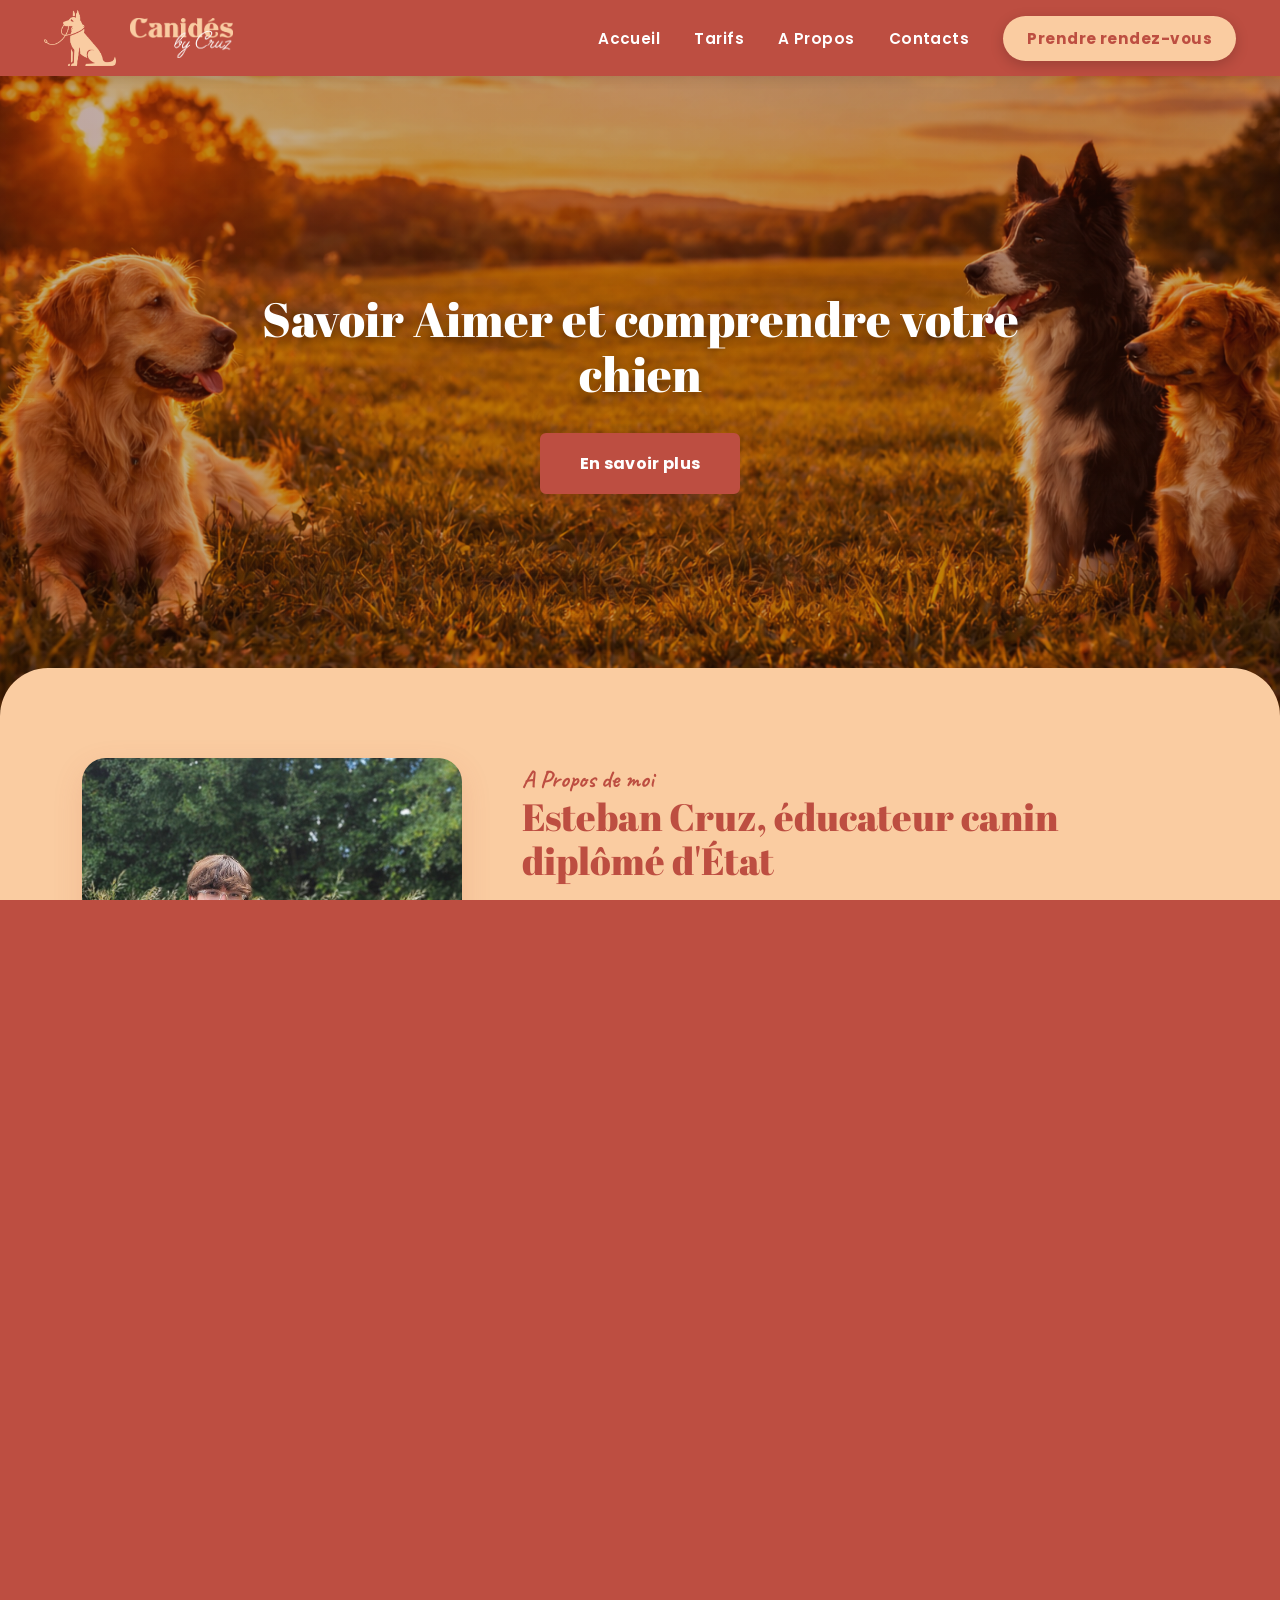
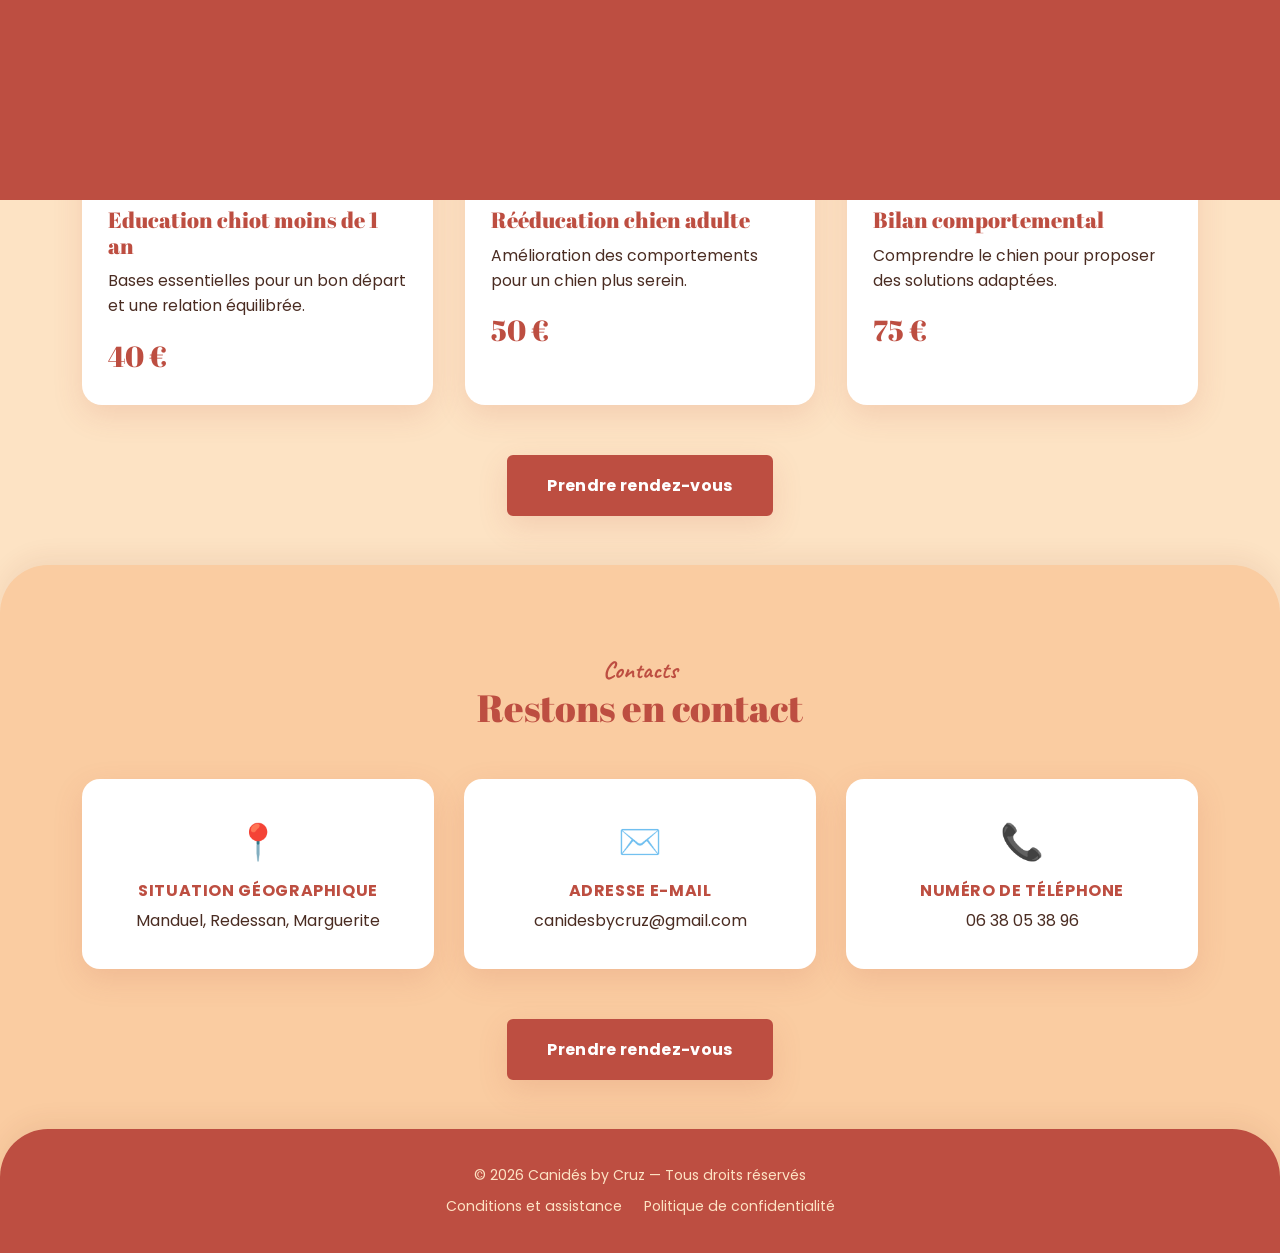
<file: index.html>
<!DOCTYPE html>
<html lang="fr">
<head>
<meta charset="UTF-8">
<meta name="viewport" content="width=device-width, initial-scale=1.0">
<title>Canidés by Cruz — Éducation et comportement canin</title>
<meta name="description" content="Éducation canine, rééducation et bilan comportemental pour chiens à Manduel, Redessan, Marguerite (Gard).">
<link rel="icon" href="assets/images/logo-icon.png">
<link rel="preconnect" href="https://fonts.googleapis.com">
<link href="https://fonts.googleapis.com/css2?family=Abril+Fatface&family=Caveat:wght@700&family=Poppins:wght@400;500;600;700&display=swap" rel="stylesheet">
<link rel="stylesheet" href="assets/css/style.css">
</head>
<body>
<script>document.documentElement.classList.add('js-loading');</script>
<div class="page-transition" id="pageTransition" aria-hidden="true"><img class="pt-logo" src="assets/images/logo-dog.png" alt=""></div>

<header class="site-header">
  <div class="container">
    <a href="#accueil" class="logo">
      <img class="logo-dog" src="assets/images/logo-dog.png" alt="">
      <img class="logo-word" src="assets/images/logo-word.png" alt="Canidés by Cruz — éducation canine">
    </a>
    <button class="nav-toggle" id="navToggle" aria-label="Menu">
      <span></span><span></span><span></span>
    </button>
    <ul class="nav-links" id="navLinks">
      <li><a href="#accueil">Accueil</a></li>
      <li><a href="#tarifs">Tarifs</a></li>
      <li><a href="#a-propos">A Propos</a></li>
      <li><a href="#contact">Contacts</a></li>
      <li><a href="pre-bilan.html" class="nav-cta">Prendre rendez-vous</a></li>
    </ul>
  </div>
</header>

<section id="accueil" class="hero">
  <div class="container hero-content">
    <h1>Savoir Aimer et comprendre votre chien</h1>
    <a href="#a-propos" class="btn">En savoir plus</a>
  </div>
</section>

<section id="a-propos" class="bg-peach">
  <div class="container about-grid">
    <div class="about-photo">
      <img src="assets/images/about-photo.jpg" alt="Esteban Cruz, éducateur canin diplômé d'État">
    </div>
    <div class="about-text">
      <span class="section-kicker">A Propos de moi</span>
      <h2 class="section-title">Esteban Cruz, éducateur canin diplômé d'État</h2>
      <p>Passionné par les chiens depuis toujours, j'ai choisi d'en faire mon métier afin d'aider les propriétaires à mieux comprendre leur compagnon et à construire une relation équilibrée et respectueuse. Très tôt, j'ai orienté mon parcours vers le domaine canin, en alliant connaissances théoriques, pratique de terrain et accompagnement humain.</p>
      <div class="about-actions">
        <a href="a-propos.html" class="btn">Découvrir mon parcours</a>
        <a href="charte.html" class="about-link">🐾 Ma charte de travail</a>
      </div>
    </div>
  </div>
</section>

<section id="tarifs">
  <div class="container">
    <div style="text-align:center">
      <span class="section-kicker">Mes services</span>
      <h2 class="section-title">Tarifs</h2>
    </div>
    <div class="services-grid">
      <div class="service-card">
        <div class="service-photo"><img src="assets/images/icon-1.png" alt="Éducation chiot"></div>
        <div class="service-body">
          <h3>Education chiot moins de 1 an</h3>
          <p>Bases essentielles pour un bon départ et une relation équilibrée.</p>
          <div class="service-price">40 €</div>
        </div>
      </div>
      <div class="service-card">
        <div class="service-photo"><img src="assets/images/icon-2.png" alt="Rééducation chien adulte"></div>
        <div class="service-body">
          <h3>Rééducation chien adulte</h3>
          <p>Amélioration des comportements pour un chien plus serein.</p>
          <div class="service-price">50 €</div>
        </div>
      </div>
      <div class="service-card">
        <div class="service-photo"><img src="assets/images/icon-3.png" alt="Bilan comportemental"></div>
        <div class="service-body">
          <h3>Bilan comportemental</h3>
          <p>Comprendre le chien pour proposer des solutions adaptées.</p>
          <div class="service-price">75 €</div>
        </div>
      </div>
    </div>
    <div class="contact-cta">
      <a href="pre-bilan.html" class="btn">Prendre rendez-vous</a>
    </div>
  </div>
</section>

<section id="contact" class="bg-peach">
  <div class="container">
    <div style="text-align:center">
      <span class="section-kicker">Contacts</span>
      <h2 class="section-title">Restons en contact</h2>
    </div>
    <div class="contact-grid">
      <div class="contact-card">
        <div class="icon">📍</div>
        <h3>Situation géographique</h3>
        <p>Manduel, Redessan, Marguerite</p>
      </div>
      <div class="contact-card">
        <div class="icon">✉️</div>
        <h3>Adresse e-mail</h3>
        <p><a href="mailto:canidesbycruz@gmail.com">canidesbycruz@gmail.com</a></p>
      </div>
      <div class="contact-card">
        <div class="icon">📞</div>
        <h3>Numéro de téléphone</h3>
        <p><a href="tel:0638053896">06 38 05 38 96</a></p>
      </div>
    </div>
    <div class="contact-cta">
      <a href="pre-bilan.html" class="btn">Prendre rendez-vous</a>
    </div>
  </div>
</section>

<footer>
  <div class="container">
    <p>&copy; <span id="year"></span> Canidés by Cruz — Tous droits réservés</p>
    <div class="footer-links">
      <a href="#">Conditions et assistance</a>
      <a href="#">Politique de confidentialité</a>
    </div>
  </div>
</footer>

<script src="assets/js/script.js"></script>
</body>
</html>
</file>
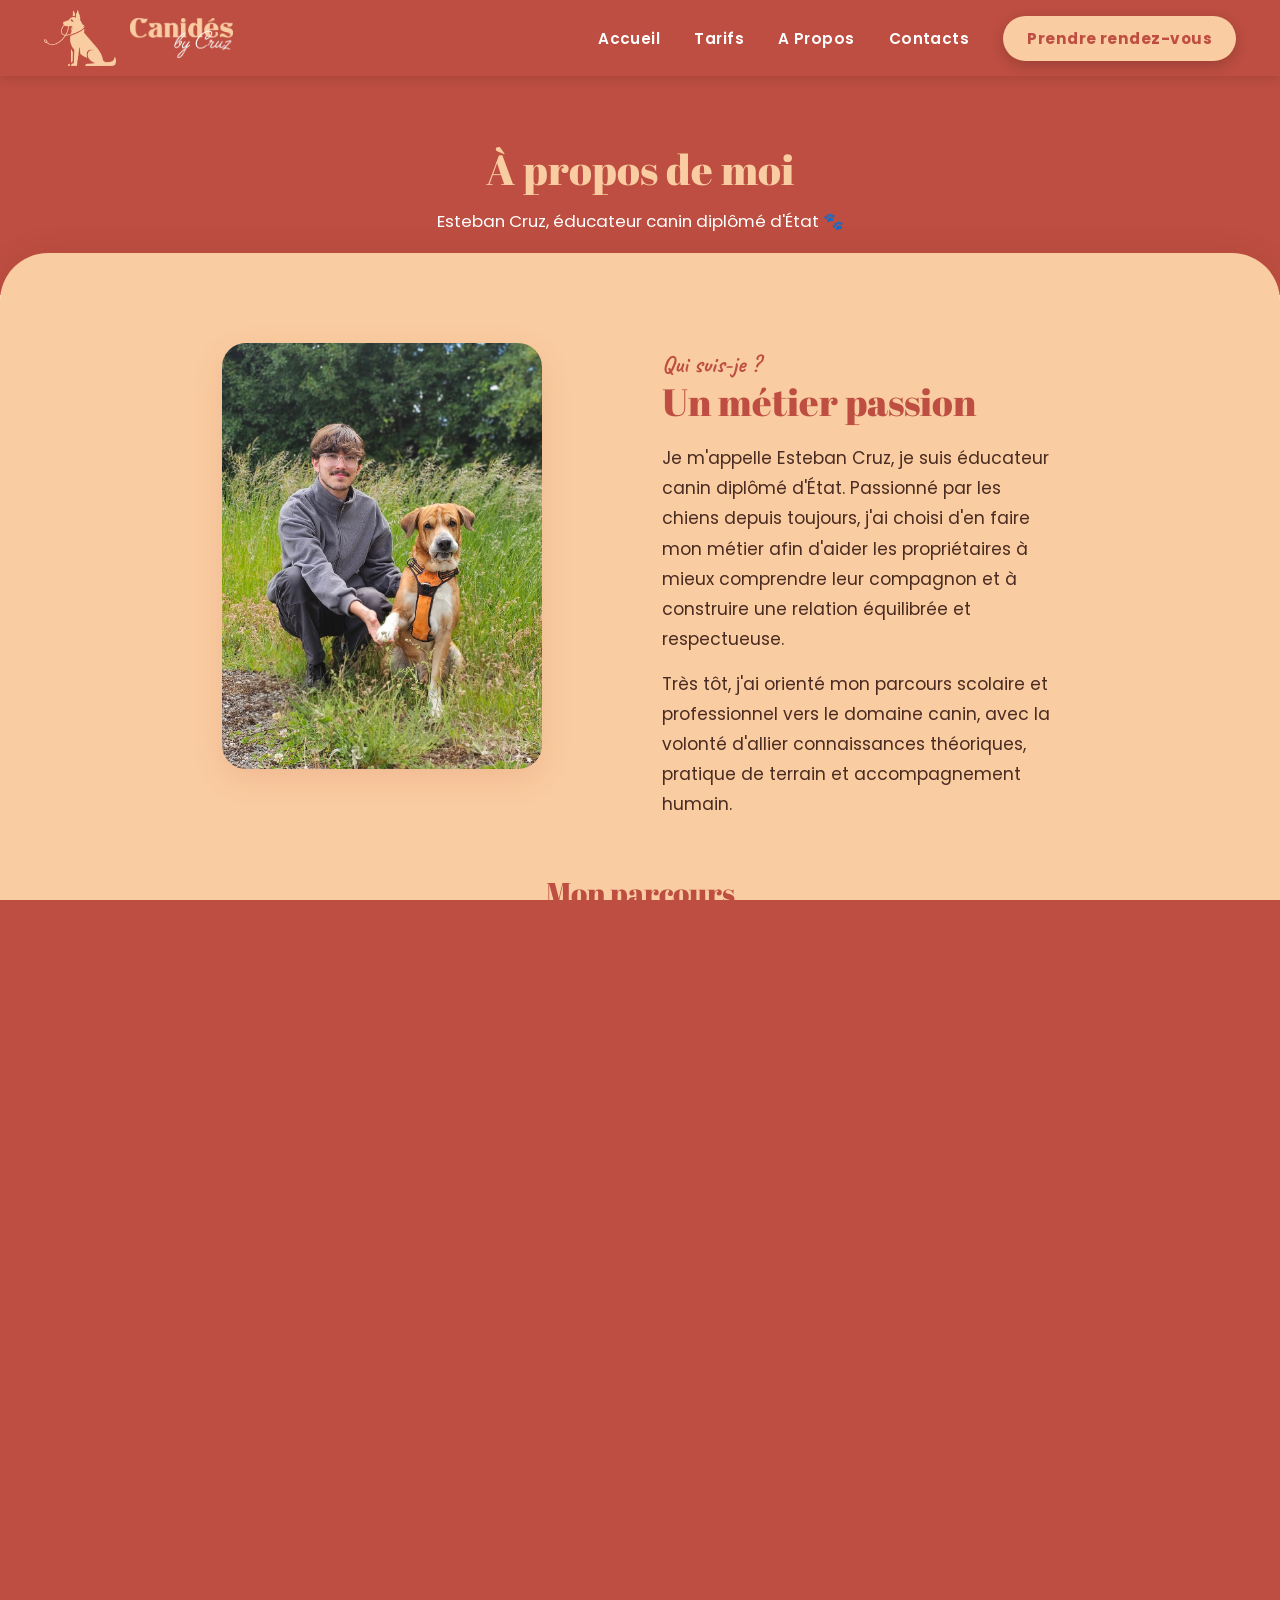
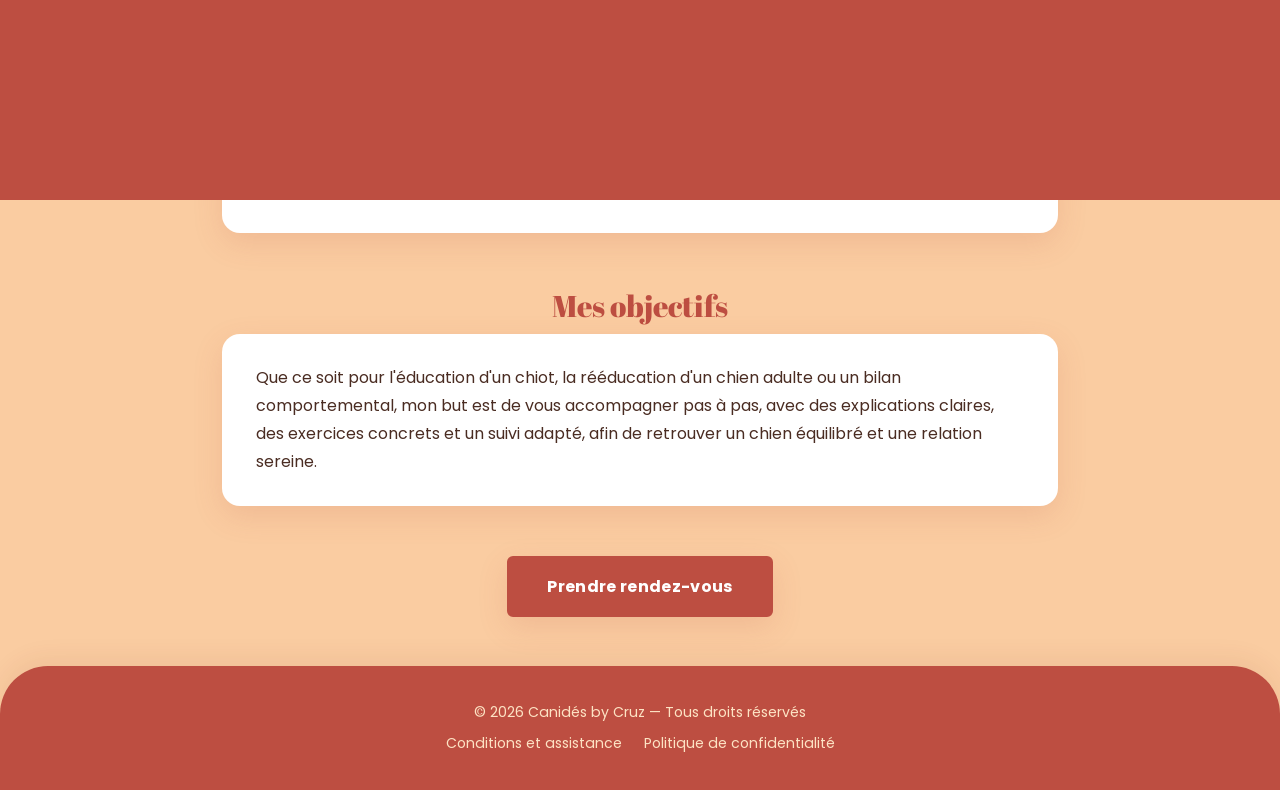
<file: a-propos.html>
<!DOCTYPE html>
<html lang="fr">
<head>
<meta charset="UTF-8">
<meta name="viewport" content="width=device-width, initial-scale=1.0">
<title>À propos de moi — Esteban Cruz | Canidés by Cruz</title>
<meta name="description" content="Le parcours d'Esteban Cruz, éducateur canin diplômé d'État : formation, approche et objectifs.">
<link rel="icon" href="assets/images/logo-icon.png">
<link rel="preconnect" href="https://fonts.googleapis.com">
<link href="https://fonts.googleapis.com/css2?family=Abril+Fatface&family=Caveat:wght@700&family=Poppins:wght@400;500;600;700&display=swap" rel="stylesheet">
<link rel="stylesheet" href="assets/css/style.css">
</head>
<body>
<script>document.documentElement.classList.add('js-loading');</script>
<div class="page-transition" id="pageTransition" aria-hidden="true"><img class="pt-logo" src="assets/images/logo-dog.png" alt=""></div>

<header class="site-header">
  <div class="container">
    <a href="index.html" class="logo">
      <img class="logo-dog" src="assets/images/logo-dog.png" alt="">
      <img class="logo-word" src="assets/images/logo-word.png" alt="Canidés by Cruz — éducation canine">
    </a>
    <button class="nav-toggle" id="navToggle" aria-label="Menu">
      <span></span><span></span><span></span>
    </button>
    <ul class="nav-links" id="navLinks">
      <li><a href="index.html#accueil">Accueil</a></li>
      <li><a href="index.html#tarifs">Tarifs</a></li>
      <li><a href="index.html#a-propos">A Propos</a></li>
      <li><a href="index.html#contact">Contacts</a></li>
      <li><a href="pre-bilan.html" class="nav-cta">Prendre rendez-vous</a></li>
    </ul>
  </div>
</header>

<section class="form-page-hero">
  <div class="container">
    <h1>À propos de moi</h1>
    <p>Esteban Cruz, éducateur canin diplômé d'État 🐾</p>
  </div>
</section>

<section class="about-page">
  <div class="container">

    <div class="apropos-intro about-grid">
      <div class="about-photo">
        <img src="assets/images/about-photo.jpg" alt="Esteban Cruz, éducateur canin">
      </div>
      <div class="about-text">
        <span class="section-kicker">Qui suis-je ?</span>
        <h2 class="section-title">Un métier passion</h2>
        <p>Je m'appelle Esteban Cruz, je suis éducateur canin diplômé d'État. Passionné par les chiens depuis toujours, j'ai choisi d'en faire mon métier afin d'aider les propriétaires à mieux comprendre leur compagnon et à construire une relation équilibrée et respectueuse.</p>
        <p>Très tôt, j'ai orienté mon parcours scolaire et professionnel vers le domaine canin, avec la volonté d'allier connaissances théoriques, pratique de terrain et accompagnement humain.</p>
      </div>
    </div>

    <h2 class="about-block-title">Mon parcours</h2>
    <div class="timeline">
      <div class="timeline-item">
        <span class="timeline-num">1</span>
        <div class="tl-body">
          <h3>Bac Professionnel CGESCF</h3>
          <p>J'ai débuté par un Bac Professionnel CGESCF (Conduite et Gestion d'une Entreprise du Secteur Canin et Félin). Cette formation m'a permis d'acquérir des bases solides en éducation canine, comportement, gestion d'entreprise et relation client.</p>
        </div>
      </div>
      <div class="timeline-item">
        <span class="timeline-num">2</span>
        <div class="tl-body">
          <h3>ACACED</h3>
          <p>Grâce à ce diplôme, j'ai obtenu directement l'ACACED, attestant de mes compétences réglementaires et professionnelles dans le domaine des animaux de compagnie.</p>
        </div>
      </div>
      <div class="timeline-item">
        <span class="timeline-num">3</span>
        <div class="tl-body">
          <h3>BP Éducateur Canin – Diplôme d'État</h3>
          <p>Souhaitant approfondir mes compétences et professionnaliser davantage ma pratique, j'ai ensuite suivi et obtenu le BP Éducateur Canin – Diplôme d'État. Cette formation m'a permis de perfectionner mes méthodes de travail, d'intervenir sur des situations variées (chiots, chiens adultes, rééducation comportementale) et de proposer des accompagnements structurés et personnalisés.</p>
        </div>
      </div>
    </div>

    <h2 class="about-block-title">Mon approche</h2>
    <div class="info-card">
      <p>Mon travail repose sur une approche bienveillante, cohérente et individualisée. Chaque chien est unique, tout comme son environnement et sa relation avec son propriétaire. Avant d'agir, je cherche toujours à comprendre l'origine d'un comportement, afin de proposer des solutions durables et adaptées.</p>
      <p>Je privilégie des méthodes respectueuses du chien, basées sur la compréhension, la communication et la progression, avec un objectif clair : <span class="highlight">améliorer le quotidien du binôme humain–chien.</span></p>
    </div>

    <h2 class="about-block-title">Mes objectifs</h2>
    <div class="info-card">
      <p>Que ce soit pour l'éducation d'un chiot, la rééducation d'un chien adulte ou un bilan comportemental, mon but est de vous accompagner pas à pas, avec des explications claires, des exercices concrets et un suivi adapté, afin de retrouver un chien équilibré et une relation sereine.</p>
    </div>

    <div class="contact-cta">
      <a href="pre-bilan.html" class="btn">Prendre rendez-vous</a>
    </div>

  </div>
</section>

<footer>
  <div class="container">
    <p>&copy; <span id="year"></span> Canidés by Cruz — Tous droits réservés</p>
    <div class="footer-links">
      <a href="#">Conditions et assistance</a>
      <a href="#">Politique de confidentialité</a>
    </div>
  </div>
</footer>

<script src="assets/js/script.js"></script>
</body>
</html>
</file>
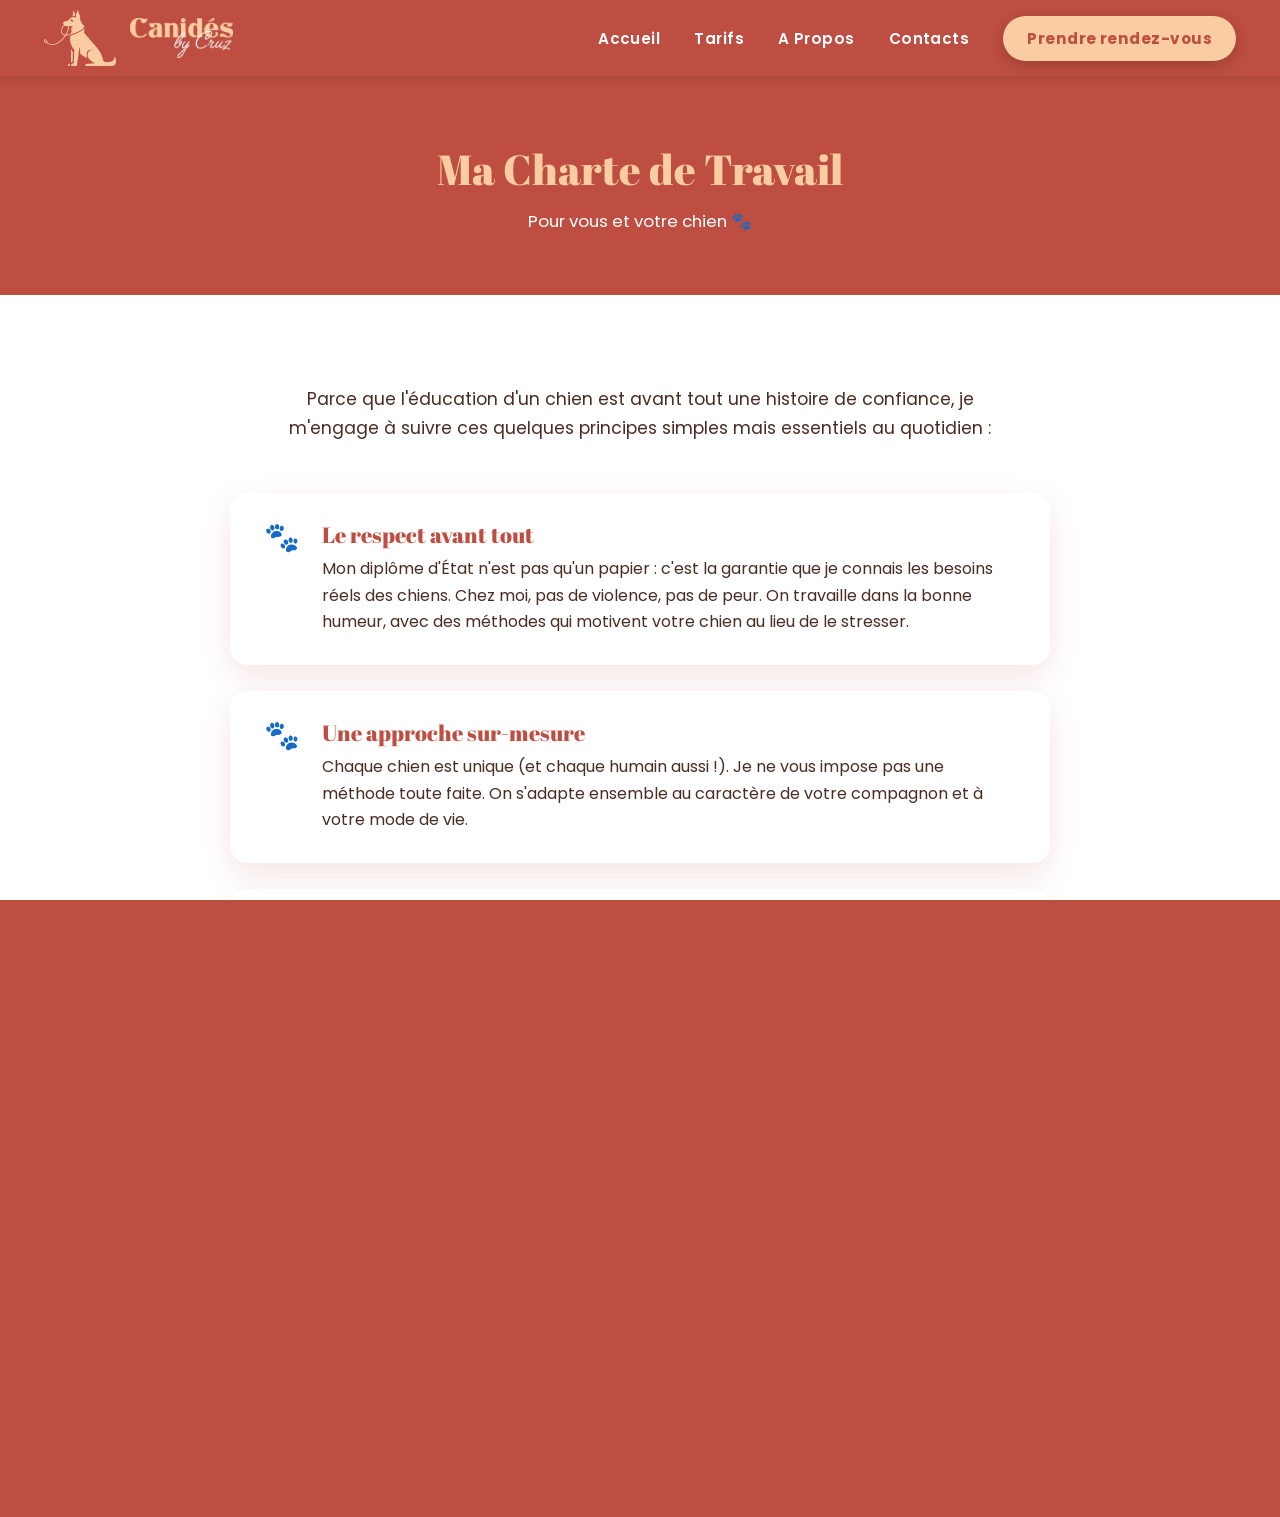
<file: charte.html>
<!DOCTYPE html>
<html lang="fr">
<head>
<meta charset="UTF-8">
<meta name="viewport" content="width=device-width, initial-scale=1.0">
<title>Ma Charte de Travail — Canidés by Cruz</title>
<link rel="icon" href="assets/images/logo-icon.png">
<link rel="preconnect" href="https://fonts.googleapis.com">
<link href="https://fonts.googleapis.com/css2?family=Abril+Fatface&family=Caveat:wght@700&family=Poppins:wght@400;500;600;700&display=swap" rel="stylesheet">
<link rel="stylesheet" href="assets/css/style.css">
</head>
<body>
<script>document.documentElement.classList.add('js-loading');</script>
<div class="page-transition" id="pageTransition" aria-hidden="true"><img class="pt-logo" src="assets/images/logo-dog.png" alt=""></div>

<header class="site-header">
  <div class="container">
    <a href="index.html" class="logo">
      <img class="logo-dog" src="assets/images/logo-dog.png" alt="">
      <img class="logo-word" src="assets/images/logo-word.png" alt="Canidés by Cruz — éducation canine">
    </a>
    <button class="nav-toggle" id="navToggle" aria-label="Menu">
      <span></span><span></span><span></span>
    </button>
    <ul class="nav-links" id="navLinks">
      <li><a href="index.html#accueil">Accueil</a></li>
      <li><a href="index.html#tarifs">Tarifs</a></li>
      <li><a href="index.html#a-propos">A Propos</a></li>
      <li><a href="index.html#contact">Contacts</a></li>
      <li><a href="pre-bilan.html" class="nav-cta">Prendre rendez-vous</a></li>
    </ul>
  </div>
</header>

<section class="form-page-hero">
  <div class="container">
    <h1>Ma Charte de Travail</h1>
    <p>Pour vous et votre chien 🐾</p>
  </div>
</section>

<section>
  <div class="container">
    <p class="charte-intro">Parce que l'éducation d'un chien est avant tout une histoire de confiance, je m'engage à suivre ces quelques principes simples mais essentiels au quotidien :</p>

    <div class="charte-list">
      <div class="charte-item">
        <div class="paw">🐾</div>
        <div>
          <h3>Le respect avant tout</h3>
          <p>Mon diplôme d'État n'est pas qu'un papier : c'est la garantie que je connais les besoins réels des chiens. Chez moi, pas de violence, pas de peur. On travaille dans la bonne humeur, avec des méthodes qui motivent votre chien au lieu de le stresser.</p>
        </div>
      </div>

      <div class="charte-item">
        <div class="paw">🐾</div>
        <div>
          <h3>Une approche sur-mesure</h3>
          <p>Chaque chien est unique (et chaque humain aussi !). Je ne vous impose pas une méthode toute faite. On s'adapte ensemble au caractère de votre compagnon et à votre mode de vie.</p>
        </div>
      </div>

      <div class="charte-item">
        <div class="paw">🐾</div>
        <div>
          <h3>Une transparence</h3>
          <p>Si je vois que quelque chose ne va pas (santé, comportement complexe), je vous le dirai honnêtement. Mon but n'est pas de faire des séances pour faire des séances, mais de vous donner des solutions qui marchent vraiment.</p>
        </div>
      </div>

      <div class="charte-item">
        <div class="paw">🐾</div>
        <div>
          <h3>Un pro à vos côtés</h3>
          <p>Je continue de me former pour rester au top des connaissances canines. Vous bénéficiez d'un encadrement sérieux, sécurisé et surtout passionné.</p>
        </div>
      </div>
    </div>

    <div class="contact-cta">
      <a href="pre-bilan.html" class="btn">Prendre rendez-vous</a>
    </div>
  </div>
</section>

<footer>
  <div class="container">
    <p>&copy; <span id="year"></span> Canidés by Cruz — Tous droits réservés</p>
    <div class="footer-links">
      <a href="#">Conditions et assistance</a>
      <a href="#">Politique de confidentialité</a>
    </div>
  </div>
</footer>

<script src="assets/js/script.js"></script>
</body>
</html>
</file>
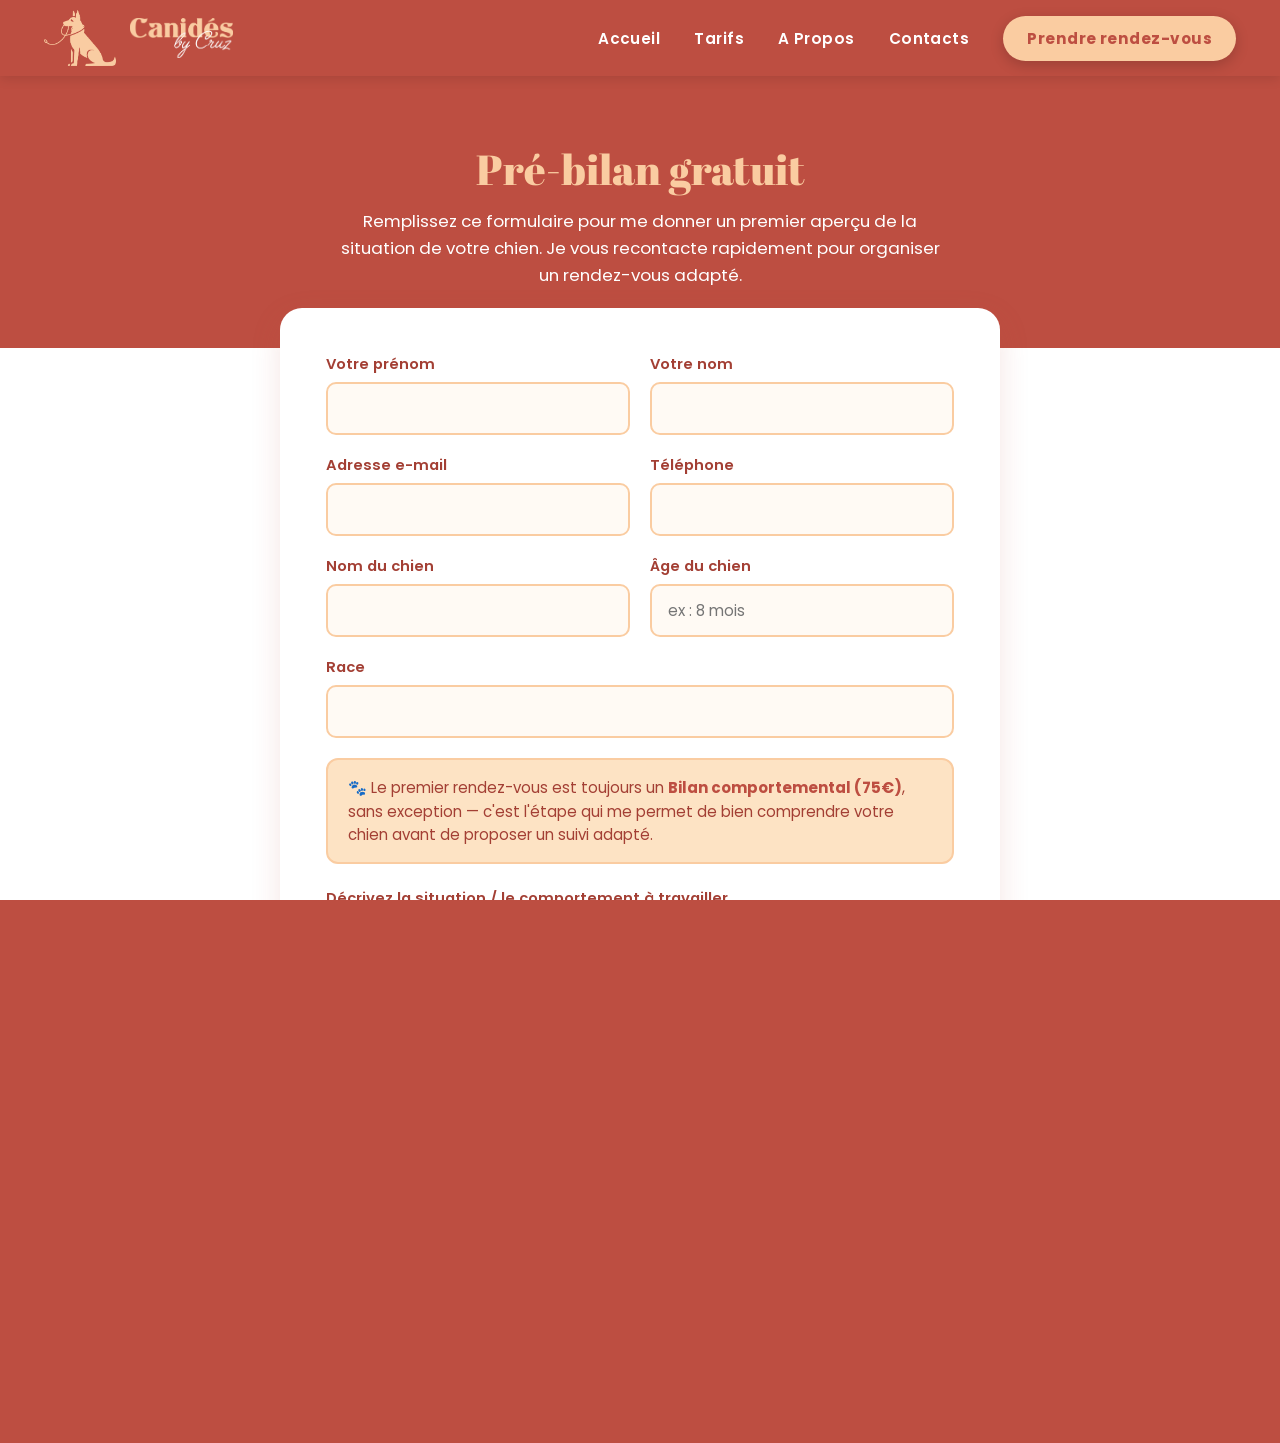
<file: pre-bilan.html>
<!DOCTYPE html>
<html lang="fr">
<head>
<meta charset="UTF-8">
<meta name="viewport" content="width=device-width, initial-scale=1.0">
<title>Pré-bilan & Rendez-vous — Canidés by Cruz</title>
<link rel="icon" href="assets/images/logo-icon.png">
<link rel="preconnect" href="https://fonts.googleapis.com">
<link href="https://fonts.googleapis.com/css2?family=Abril+Fatface&family=Caveat:wght@700&family=Poppins:wght@400;500;600;700&display=swap" rel="stylesheet">
<link rel="stylesheet" href="assets/css/style.css">
</head>
<body>
<script>document.documentElement.classList.add('js-loading');</script>
<div class="page-transition" id="pageTransition" aria-hidden="true"><img class="pt-logo" src="assets/images/logo-dog.png" alt=""></div>

<header class="site-header">
  <div class="container">
    <a href="index.html" class="logo">
      <img class="logo-dog" src="assets/images/logo-dog.png" alt="">
      <img class="logo-word" src="assets/images/logo-word.png" alt="Canidés by Cruz — éducation canine">
    </a>
    <button class="nav-toggle" id="navToggle" aria-label="Menu">
      <span></span><span></span><span></span>
    </button>
    <ul class="nav-links" id="navLinks">
      <li><a href="index.html#accueil">Accueil</a></li>
      <li><a href="index.html#tarifs">Tarifs</a></li>
      <li><a href="index.html#a-propos">A Propos</a></li>
      <li><a href="index.html#contact">Contacts</a></li>
      <li><a href="pre-bilan.html" class="nav-cta">Prendre rendez-vous</a></li>
    </ul>
  </div>
</header>

<section class="form-page-hero">
  <div class="container">
    <h1>Pré-bilan gratuit</h1>
    <p>Remplissez ce formulaire pour me donner un premier aperçu de la situation de votre chien. Je vous recontacte rapidement pour organiser un rendez-vous adapté.</p>
  </div>
</section>

<section style="padding-top:0;">
  <div class="container">
    <form class="form-wrap" id="prebilanForm">
      <!-- ===== Web3Forms : REMPLACER la valeur ci-dessous par ta clé d'accès gratuite ===== -->
      <input type="hidden" name="access_key" value="60331209-7880-4566-b384-94daabb50777">
      <input type="hidden" name="subject" value="Nouvelle demande de pré-bilan — Canidés by Cruz">
      <input type="hidden" name="from_name" value="Site Canidés by Cruz">
      <input type="hidden" name="Prestation" value="Bilan comportemental (75€) — premier rendez-vous">
      <!-- anti-spam (ne pas remplir) -->
      <input type="checkbox" name="botcheck" style="display:none" tabindex="-1" autocomplete="off" aria-hidden="true">

      <div class="form-row">
        <div class="field">
          <label for="prenom">Votre prénom</label>
          <input type="text" id="prenom" name="Prénom" required>
        </div>
        <div class="field">
          <label for="nom">Votre nom</label>
          <input type="text" id="nom" name="Nom" required>
        </div>
      </div>

      <div class="form-row">
        <div class="field">
          <label for="email">Adresse e-mail</label>
          <input type="email" id="email" name="email" required>
        </div>
        <div class="field">
          <label for="telephone">Téléphone</label>
          <input type="tel" id="telephone" name="Téléphone" required>
        </div>
      </div>

      <div class="form-row">
        <div class="field">
          <label for="chien">Nom du chien</label>
          <input type="text" id="chien" name="Nom du chien">
        </div>
        <div class="field">
          <label for="age">Âge du chien</label>
          <input type="text" id="age" name="Âge du chien" placeholder="ex : 8 mois">
        </div>
      </div>

      <div class="field">
        <label for="race">Race</label>
        <input type="text" id="race" name="Race">
      </div>

      <div class="first-rdv-note">
        🐾 Le premier rendez-vous est toujours un <strong>Bilan comportemental (75€)</strong>, sans exception — c'est l'étape qui me permet de bien comprendre votre chien avant de proposer un suivi adapté.
      </div>

      <div class="field">
        <label for="probleme">Décrivez la situation / le comportement à travailler</label>
        <textarea id="probleme" name="Situation à travailler" required placeholder="Depuis quand, dans quel contexte, ce que vous avez déjà essayé..."></textarea>
      </div>

      <div class="form-note">Vos informations sont envoyées directement à Esteban, en toute confidentialité.</div>

      <button type="submit" class="btn" style="width:100%;">Envoyer ma demande de pré-bilan</button>

      <div class="form-alt">
        Un souci pour envoyer ? Écrivez-moi directement à <a href="mailto:canidesbycruz@gmail.com" style="color:var(--red); font-weight:700; text-decoration:underline;">canidesbycruz@gmail.com</a>
      </div>
    </form>

    <div class="form-wrap form-success" id="formStatus" style="display:none">
      <div class="fs-icon">🐾</div>
      <h3>Merci, votre demande est bien envoyée !</h3>
      <p>Je reviens vers vous très rapidement pour organiser votre bilan comportemental. À très vite !</p>
    </div>
  </div>
</section>

<footer>
  <div class="container">
    <p>&copy; <span id="year"></span> Canidés by Cruz — Tous droits réservés</p>
    <div class="footer-links">
      <a href="#">Conditions et assistance</a>
      <a href="#">Politique de confidentialité</a>
    </div>
  </div>
</footer>

<script src="assets/js/script.js"></script>
</body>
</html>
</file>
<file: assets/css/style.css>
/* Canidés by Cruz — couleurs officielles, ne pas modifier */
:root {
  --red: #bd4e41;
  --red-dark: #a33f34;
  --peach: #facca1;
  --peach-light: #fde3c4;
  --white: #ffffff;
  --text: #4a2c22;
  --shadow: 0 10px 30px rgba(189, 78, 65, 0.15);
}

* { box-sizing: border-box; margin: 0; padding: 0; }

html { scroll-behavior: smooth; }

body {
  font-family: 'Poppins', sans-serif;
  color: var(--text);
  background: var(--white);
  overflow-x: hidden;
}

h1, h2, h3 { font-family: 'Abril Fatface', serif; font-weight: 400; line-height: 1.15; }

.script {
  font-family: 'Caveat', cursive;
  font-weight: 700;
}

img { max-width: 100%; display: block; }

a { text-decoration: none; color: inherit; }

.container {
  max-width: 1180px;
  margin: 0 auto;
  padding: 0 32px;
}

/* Header */
.site-header {
  position: sticky;
  top: 0;
  z-index: 100;
  background: var(--red);
  box-shadow: 0 2px 12px rgba(0,0,0,0.12);
}

.site-header .container {
  display: flex;
  align-items: center;
  justify-content: space-between;
  max-width: 100%;
  padding-top: 10px;
  padding-bottom: 10px;
  padding-left: 44px;
  padding-right: 44px;
}

.logo {
  display: flex;
  align-items: center;
  gap: 14px;
  flex-shrink: 0;
  transition: transform 0.3s ease;
}
.logo:hover { transform: scale(1.04); }

.logo img { width: auto; display: block; }
.logo-dog { height: 56px; }
.logo-word { height: 40px; }

.nav-links {
  display: flex;
  align-items: center;
  gap: 34px;
  list-style: none;
  margin-left: auto;
}

.nav-links > li { display: flex; align-items: center; }

.nav-links a {
  color: var(--white);
  font-weight: 600;
  font-size: 0.95rem;
  letter-spacing: 0.03em;
  position: relative;
  transition: color 0.2s;
}

/* soulignement animé au survol des liens simples */
.nav-links a:not(.nav-cta)::after {
  content: "";
  position: absolute;
  left: 0;
  bottom: -6px;
  width: 100%;
  height: 2px;
  background: var(--peach);
  transform: scaleX(0);
  transform-origin: left;
  transition: transform 0.28s ease;
}
.nav-links a:not(.nav-cta):hover { color: var(--peach); }
.nav-links a:not(.nav-cta):hover::after { transform: scaleX(1); }

/* bouton "Prendre rendez-vous" tout à droite */
.nav-cta {
  background: var(--peach);
  color: var(--red) !important;
  padding: 11px 24px;
  border-radius: 40px;
  font-weight: 700 !important;
  letter-spacing: 0.02em;
  box-shadow: 0 4px 14px rgba(0,0,0,0.18);
  transition: transform 0.2s ease, box-shadow 0.2s ease, background 0.2s ease;
  animation: ctaGlow 2.8s ease-in-out infinite;
}
@keyframes ctaGlow {
  0%, 100% { box-shadow: 0 4px 14px rgba(0,0,0,0.18); }
  50% { box-shadow: 0 4px 20px rgba(250,204,161,0.85); }
}
.nav-cta:hover {
  color: var(--red) !important;
  background: #ffffff;
  transform: translateY(-2px);
  box-shadow: 0 8px 20px rgba(0,0,0,0.28);
}

.nav-toggle {
  display: none;
  flex-direction: column;
  gap: 5px;
  background: none;
  border: none;
  cursor: pointer;
  padding: 6px;
}
.nav-toggle span { width: 26px; height: 3px; background: var(--white); border-radius: 2px; }

/* Hero */
.hero {
  position: relative;
  min-height: 640px;
  display: flex;
  align-items: center;
  justify-content: center;
  text-align: center;
  overflow: hidden;
}
.hero::before {
  content: "";
  position: absolute;
  inset: 0;
  background: url('../images/hero.png') center/cover no-repeat;
  animation: kenburns 20s ease-out both;
  z-index: 0;
}
.hero::after {
  content: "";
  position: absolute;
  inset: 0;
  background: linear-gradient(rgba(60,20,10,0.32), rgba(60,20,10,0.32));
  z-index: 1;
}
.hero-content { position: relative; z-index: 2; }

.hero-content h1 {
  color: var(--white);
  font-size: 3rem;
  text-shadow: 0 3px 12px rgba(0,0,0,0.35);
  max-width: 780px;
  margin: 0 auto 32px;
  animation: fadeInUp 0.9s ease 0.3s both;
}
.hero-content .btn { animation: fadeInUp 0.9s ease 0.6s both; }

.btn {
  position: relative;
  overflow: hidden;
  display: inline-block;
  background: var(--red);
  color: var(--white);
  padding: 16px 38px;
  border-radius: 6px;
  font-weight: 700;
  letter-spacing: 0.02em;
  box-shadow: var(--shadow);
  border: 2px solid var(--red);
  transition: transform 0.2s, background 0.2s, box-shadow 0.2s;
  cursor: pointer;
  font-size: 1rem;
}
/* reflet lumineux qui balaie le bouton au survol */
.btn::after {
  content: "";
  position: absolute;
  top: 0;
  left: -130%;
  width: 60%;
  height: 100%;
  background: linear-gradient(120deg, transparent, rgba(255,255,255,0.4), transparent);
  transform: skewX(-20deg);
  transition: left 0.6s ease;
}
.btn:hover::after { left: 150%; }
.btn:hover {
  transform: translateY(-3px);
  background: var(--red-dark);
  box-shadow: 0 12px 26px rgba(189,78,65,0.35);
}

.btn-outline {
  background: transparent;
  color: var(--red);
  border: 2px solid var(--red);
}
.btn-outline:hover { background: var(--red); color: var(--white); }

/* Sections */
section { padding: 90px 0; }
.bg-peach { background: var(--peach); }

/* Transitions douces : panneaux arrondis qui se chevauchent.
   Chaque section remonte légèrement sur la précédente et ses coins
   supérieurs arrondis laissent apparaître la couleur du dessous. */
#a-propos, #tarifs, #contact, footer {
  position: relative;
  border-top-left-radius: 48px;
  border-top-right-radius: 48px;
  margin-top: -48px;
  box-shadow: 0 -8px 24px rgba(120,45,35,0.07);
}
#a-propos { z-index: 1; }
#tarifs   { z-index: 2; background: var(--peach-light); }
#contact  { z-index: 3; }
footer    { z-index: 4; }

/* boutons d'action dans la section À propos */
.about-actions {
  display: flex;
  align-items: center;
  gap: 24px;
  flex-wrap: wrap;
  margin-top: 24px;
}
.about-actions .about-link { margin-top: 0; }

/* ===== Page "À propos / parcours" ===== */
.about-page {
  background: var(--peach);
  position: relative;
  z-index: 1;
  border-top-left-radius: 48px;
  border-top-right-radius: 48px;
  margin-top: -42px;
  box-shadow: 0 -8px 24px rgba(120,45,35,0.07);
}
.about-page .container { max-width: 900px; }

.apropos-intro { margin-bottom: 20px; }
.apropos-intro .about-photo { max-width: 320px; }
.apropos-intro p { margin-top: 18px; font-size: 1.06rem; line-height: 1.75; }
.apropos-intro p + p { margin-top: 14px; }

.about-block-title {
  color: var(--red);
  font-size: 1.9rem;
  text-align: center;
  margin: 56px 0 10px;
}
.about-block-sub {
  display: block;
  text-align: center;
  font-family: 'Caveat', cursive;
  font-size: 1.4rem;
  color: var(--red);
}

/* carte de texte (approche, objectifs) */
.info-card {
  background: #ffffff;
  border-radius: 18px;
  box-shadow: var(--shadow);
  padding: 30px 34px;
  line-height: 1.75;
  transition: transform 0.3s cubic-bezier(.2,.7,.2,1), box-shadow 0.3s ease;
}
.info-card:hover {
  transform: translateY(-6px);
  box-shadow: 0 18px 36px rgba(189,78,65,0.20);
}
.info-card p + p { margin-top: 14px; }
.info-card .highlight { color: var(--red); font-weight: 700; }

/* frise du parcours (timeline) */
.timeline { position: relative; margin: 30px 0 0; }
.timeline::before {
  content: "";
  position: absolute;
  left: 20px;
  top: 8px;
  bottom: 8px;
  width: 3px;
  background: var(--red);
  opacity: 0.35;
}
.timeline-item {
  position: relative;
  padding: 0 0 26px 64px;
}
.timeline-item:last-child { padding-bottom: 0; }
.timeline-num {
  position: absolute;
  left: 7px;
  top: 0;
  width: 30px;
  height: 30px;
  border-radius: 50%;
  background: var(--red);
  color: #fff;
  font-weight: 700;
  font-size: 0.9rem;
  display: flex;
  align-items: center;
  justify-content: center;
  box-shadow: 0 0 0 5px var(--peach);
}
.timeline-item .tl-body {
  background: #ffffff;
  border-radius: 16px;
  box-shadow: var(--shadow);
  padding: 20px 24px;
  transition: transform 0.3s cubic-bezier(.2,.7,.2,1), box-shadow 0.3s ease;
}
.timeline-item .tl-body:hover {
  transform: translateX(6px);
  box-shadow: 0 16px 30px rgba(189,78,65,0.18);
}
.timeline-item h3 {
  color: var(--red);
  font-family: 'Poppins', sans-serif;
  font-weight: 700;
  font-size: 1.12rem;
  margin-bottom: 8px;
}
.timeline-item p { line-height: 1.65; }

@media (max-width: 900px) {
  .apropos-intro .about-photo { margin: 0 auto; }
  .timeline-item { padding-left: 56px; }
}

.section-title {
  color: var(--red);
  font-size: 2.4rem;
  margin-bottom: 8px;
}
.section-kicker {
  font-family: 'Caveat', cursive;
  font-size: 1.5rem;
  color: var(--red);
  font-weight: 700;
}

/* About */
.about-grid {
  display: grid;
  grid-template-columns: 380px 1fr;
  gap: 60px;
  align-items: start;
}
/* le texte démarre au niveau du haut de la photo, avec un léger décalage optique */
.about-text { padding-top: 6px; }
.about-photo {
  border-radius: 24px;
  overflow: hidden;
  box-shadow: var(--shadow);
  aspect-ratio: 3/4;
  transition: transform 0.4s ease, box-shadow 0.4s ease;
}
.about-photo:hover {
  transform: translateY(-6px);
  box-shadow: 0 22px 44px rgba(189,78,65,0.28);
}
.about-photo img { width: 100%; height: 100%; object-fit: cover; transition: transform 0.6s cubic-bezier(.2,.7,.2,1); }
.about-photo:hover img { transform: scale(1.06); }
.about-text p { margin-top: 20px; font-size: 1.08rem; line-height: 1.75; }

/* Services / Tarifs */
.services-grid {
  display: grid;
  grid-template-columns: repeat(3, 1fr);
  gap: 32px;
  margin-top: 50px;
}
.service-card {
  position: relative;
  background: var(--white);
  border-radius: 20px;
  overflow: hidden;
  box-shadow: var(--shadow);
  transition: transform 0.4s cubic-bezier(.2,.7,.2,1), box-shadow 0.4s ease;
}
/* barre d'accent qui se déploie en haut de la carte au survol */
.service-card::before {
  content: "";
  position: absolute;
  top: 0; left: 0; right: 0;
  height: 5px;
  background: var(--red);
  transform: scaleX(0);
  transform-origin: left;
  transition: transform 0.4s ease;
  z-index: 3;
}
.service-card:hover::before { transform: scaleX(1); }
.service-card:hover {
  transform: translateY(-14px);
  box-shadow: 0 24px 46px rgba(189,78,65,0.30);
}
.service-photo { height: 260px; overflow: hidden; }
.service-photo img {
  width: 100%; height: 100%;
  object-fit: cover; object-position: 50% 12%;
  transition: transform 0.6s cubic-bezier(.2,.7,.2,1);
}
.service-card:hover .service-photo img { transform: scale(1.09); }
.service-body { padding: 26px 26px 30px; }
.service-body h3 { color: var(--red); font-size: 1.4rem; margin-bottom: 10px; transition: color 0.3s ease; }
.service-body p { font-size: 0.98rem; line-height: 1.6; margin-bottom: 18px; }
.service-price {
  font-family: 'Abril Fatface', serif;
  font-size: 1.8rem;
  color: var(--red);
  display: inline-block;
  transition: transform 0.35s cubic-bezier(.2,.7,.2,1);
}
.service-card:hover .service-price { transform: scale(1.14); }

/* Contact */
.contact-grid {
  display: grid;
  grid-template-columns: repeat(3, 1fr);
  gap: 30px;
  margin-top: 50px;
  text-align: center;
}
.contact-card {
  background: var(--white);
  border-radius: 18px;
  padding: 36px 24px;
  box-shadow: var(--shadow);
  transition: transform 0.3s cubic-bezier(.2,.7,.2,1), box-shadow 0.3s ease;
}
.contact-card:hover {
  transform: translateY(-8px);
  box-shadow: 0 18px 36px rgba(189,78,65,0.22);
}
.contact-card .icon {
  font-size: 2.2rem;
  margin-bottom: 14px;
  display: inline-block;
  transition: transform 0.35s cubic-bezier(.34,1.56,.64,1);
}
.contact-card:hover .icon { transform: scale(1.25) translateY(-3px); }
.contact-card h3 { font-family: 'Poppins', sans-serif; font-weight: 700; font-size: 1rem; color: var(--red); margin-bottom: 8px; text-transform: uppercase; letter-spacing: 0.04em; }
.contact-cta { text-align: center; margin-top: 50px; }

/* Footer */
footer {
  background: var(--red);
  color: var(--peach-light);
  padding: 36px 0;
  text-align: center;
  font-size: 0.88rem;
}
footer .footer-links { margin-top: 10px; display: flex; gap: 22px; justify-content: center; flex-wrap: wrap; }
footer a:hover { color: var(--white); }

/* Pré-bilan form page */
.form-page-hero {
  background: var(--red);
  padding: 70px 0 60px;
  text-align: center;
  color: var(--white);
}
.form-page-hero h1 { color: var(--peach); font-size: 2.6rem; margin-bottom: 14px; }
.form-page-hero p { max-width: 620px; margin: 0 auto; font-size: 1.05rem; line-height: 1.6; }

.form-wrap {
  max-width: 720px;
  margin: -40px auto 0;
  background: var(--white);
  border-radius: 22px;
  box-shadow: var(--shadow);
  padding: 46px;
  position: relative;
  z-index: 2;
}

.form-row { display: grid; grid-template-columns: 1fr 1fr; gap: 20px; }
.field { margin-bottom: 20px; }
.field label { display: block; font-weight: 600; margin-bottom: 7px; font-size: 0.92rem; color: var(--red-dark); }
.field input, .field select, .field textarea {
  width: 100%;
  padding: 13px 16px;
  border: 2px solid var(--peach);
  border-radius: 10px;
  font-family: 'Poppins', sans-serif;
  font-size: 0.96rem;
  color: var(--text);
  background: #fffaf4;
  transition: border-color 0.2s;
}
.field input:focus, .field select:focus, .field textarea:focus {
  outline: none;
  border-color: var(--red);
}
.field textarea { resize: vertical; min-height: 120px; }

.form-note { font-size: 0.85rem; color: #8a6a5c; margin-top: -6px; margin-bottom: 24px; }

.first-rdv-note {
  background: var(--peach-light);
  border: 2px solid var(--peach);
  border-radius: 12px;
  padding: 16px 20px;
  font-size: 0.94rem;
  line-height: 1.55;
  color: var(--red-dark);
  margin-bottom: 24px;
}
.first-rdv-note strong { color: var(--red); }

/* Charte */
.charte-intro {
  text-align: center;
  max-width: 720px;
  margin: 0 auto 50px;
  font-size: 1.08rem;
  line-height: 1.7;
}
.charte-list {
  max-width: 820px;
  margin: 0 auto;
  display: flex;
  flex-direction: column;
  gap: 26px;
}
.charte-item {
  background: var(--white);
  border-radius: 18px;
  box-shadow: var(--shadow);
  padding: 30px 34px;
  display: flex;
  gap: 22px;
  align-items: flex-start;
  transition: transform 0.3s cubic-bezier(.2,.7,.2,1), box-shadow 0.3s ease;
}
.charte-item:hover {
  transform: translateX(8px);
  box-shadow: 0 16px 32px rgba(189,78,65,0.20);
}
.charte-item .paw {
  font-size: 1.8rem;
  line-height: 1;
  flex-shrink: 0;
  transition: transform 0.35s cubic-bezier(.34,1.56,.64,1);
}
.charte-item:hover .paw { transform: rotate(-14deg) scale(1.18); }
.charte-item h3 { color: var(--red); font-size: 1.35rem; margin-bottom: 8px; }
.charte-item p { line-height: 1.65; font-size: 1rem; }

.about-link {
  display: inline-block;
  margin-top: 22px;
  font-weight: 700;
  color: var(--red);
  text-decoration: underline;
  transition: transform 0.2s ease;
}
.about-link:hover { transform: translateX(4px); }

/* ===== Animations ===== */
@keyframes slideDown {
  from { transform: translateY(-100%); opacity: 0; }
  to { transform: translateY(0); opacity: 1; }
}
@keyframes fadeInUp {
  from { opacity: 0; transform: translateY(30px); }
  to { opacity: 1; transform: translateY(0); }
}
@keyframes fadeIn {
  from { opacity: 0; }
  to { opacity: 1; }
}
@keyframes kenburns {
  from { transform: scale(1); }
  to { transform: scale(1.09); }
}

/* Entrée du site */
.site-header { animation: slideDown 0.6s ease both; }
.logo { animation: fadeIn 0.9s ease 0.2s both; }
.form-page-hero h1 { animation: fadeInUp 0.8s ease 0.15s both; }
.form-page-hero p { animation: fadeInUp 0.8s ease 0.35s both; }

/* Apparition en cascade des liens de la barre */
.nav-links > li { animation: fadeInUp 0.5s ease both; }
.nav-links > li:nth-child(1) { animation-delay: 0.25s; }
.nav-links > li:nth-child(2) { animation-delay: 0.33s; }
.nav-links > li:nth-child(3) { animation-delay: 0.41s; }
.nav-links > li:nth-child(4) { animation-delay: 0.49s; }
.nav-links > li:nth-child(5) { animation-delay: 0.57s; }

/* Révélation au défilement (activée par JS) */
.reveal {
  opacity: 0;
  transform: translateY(28px);
  transition: opacity 0.7s ease, transform 0.7s ease;
}
.reveal.visible {
  opacity: 1;
  transform: translateY(0);
}

/* ===== Transition entre les pages ===== */
.page-transition {
  position: fixed;
  inset: 0;
  z-index: 9999;
  background: var(--red);
  display: flex;
  align-items: center;
  justify-content: center;
  transform: translateY(100%);
  pointer-events: none;
}
/* couvre l'écran dès le chargement (classe posée par un script inline) */
.js-loading .page-transition { transform: translateY(0); }

.page-transition .pt-logo {
  width: 96px;
  height: auto;
  opacity: 0;
  transform: scale(0.5);
}

/* Arrivée sur la page : le panneau remonte et sort par le haut,
   avec un ralenti doux en fin de course (pas de disparition sèche). */
.page-transition.pt-reveal {
  animation: ptReveal 0.95s cubic-bezier(.33,0,.12,1) forwards;
}
@keyframes ptReveal {
  0%   { transform: translateY(0); }
  100% { transform: translateY(-100%); }
}

/* Départ vers une autre page : le panneau monte pour couvrir l'écran */
.page-transition.pt-cover {
  transform: translateY(0);
  transition: transform 0.55s cubic-bezier(.76,0,.24,1);
}
.page-transition.pt-cover .pt-logo {
  opacity: 1;
  transform: scale(1);
  transition: opacity 0.35s ease 0.15s, transform 0.5s cubic-bezier(.34,1.56,.64,1) 0.15s;
}

/* Respect de la préférence "moins d'animations" */
@media (prefers-reduced-motion: reduce) {
  *, *::before, *::after {
    animation-duration: 0.001ms !important;
    animation-iteration-count: 1 !important;
    transition-duration: 0.001ms !important;
  }
  .reveal { opacity: 1 !important; transform: none !important; }
  .page-transition { display: none; }
}

.form-alt {
  text-align: center;
  margin-top: 30px;
  padding-top: 24px;
  border-top: 1px solid var(--peach);
  font-size: 0.92rem;
}

/* Message de confirmation après envoi du formulaire */
.form-success { text-align: center; }
.form-success .fs-icon { font-size: 3rem; margin-bottom: 10px; }
.form-success h3 { color: var(--red); font-size: 1.5rem; margin-bottom: 12px; }
.form-success p { line-height: 1.65; font-size: 1.05rem; }

/* Mobile nav */
@media (max-width: 900px) {
  .nav-links {
    position: absolute;
    top: 100%; left: 0; right: 0;
    background: var(--red);
    flex-direction: column;
    padding: 20px 32px 28px;
    display: none;
    gap: 18px;
  }
  .nav-links.open { display: flex; }
  .nav-toggle { display: flex; }
  .site-header .container { padding-left: 20px; padding-right: 20px; }
  .logo-dog { height: 46px; }
  .logo-word { height: 33px; }
  .logo { gap: 10px; }
  .about-grid { grid-template-columns: 1fr; }
  .about-photo { max-width: 320px; margin: 0 auto; }
  .services-grid { grid-template-columns: 1fr; }
  .contact-grid { grid-template-columns: 1fr; }
  .hero-content h1 { font-size: 2.1rem; }
  .form-row { grid-template-columns: 1fr; }
  .form-wrap { padding: 30px 22px; margin-top: -25px; }
  section { padding: 60px 0; }
}
</file>
